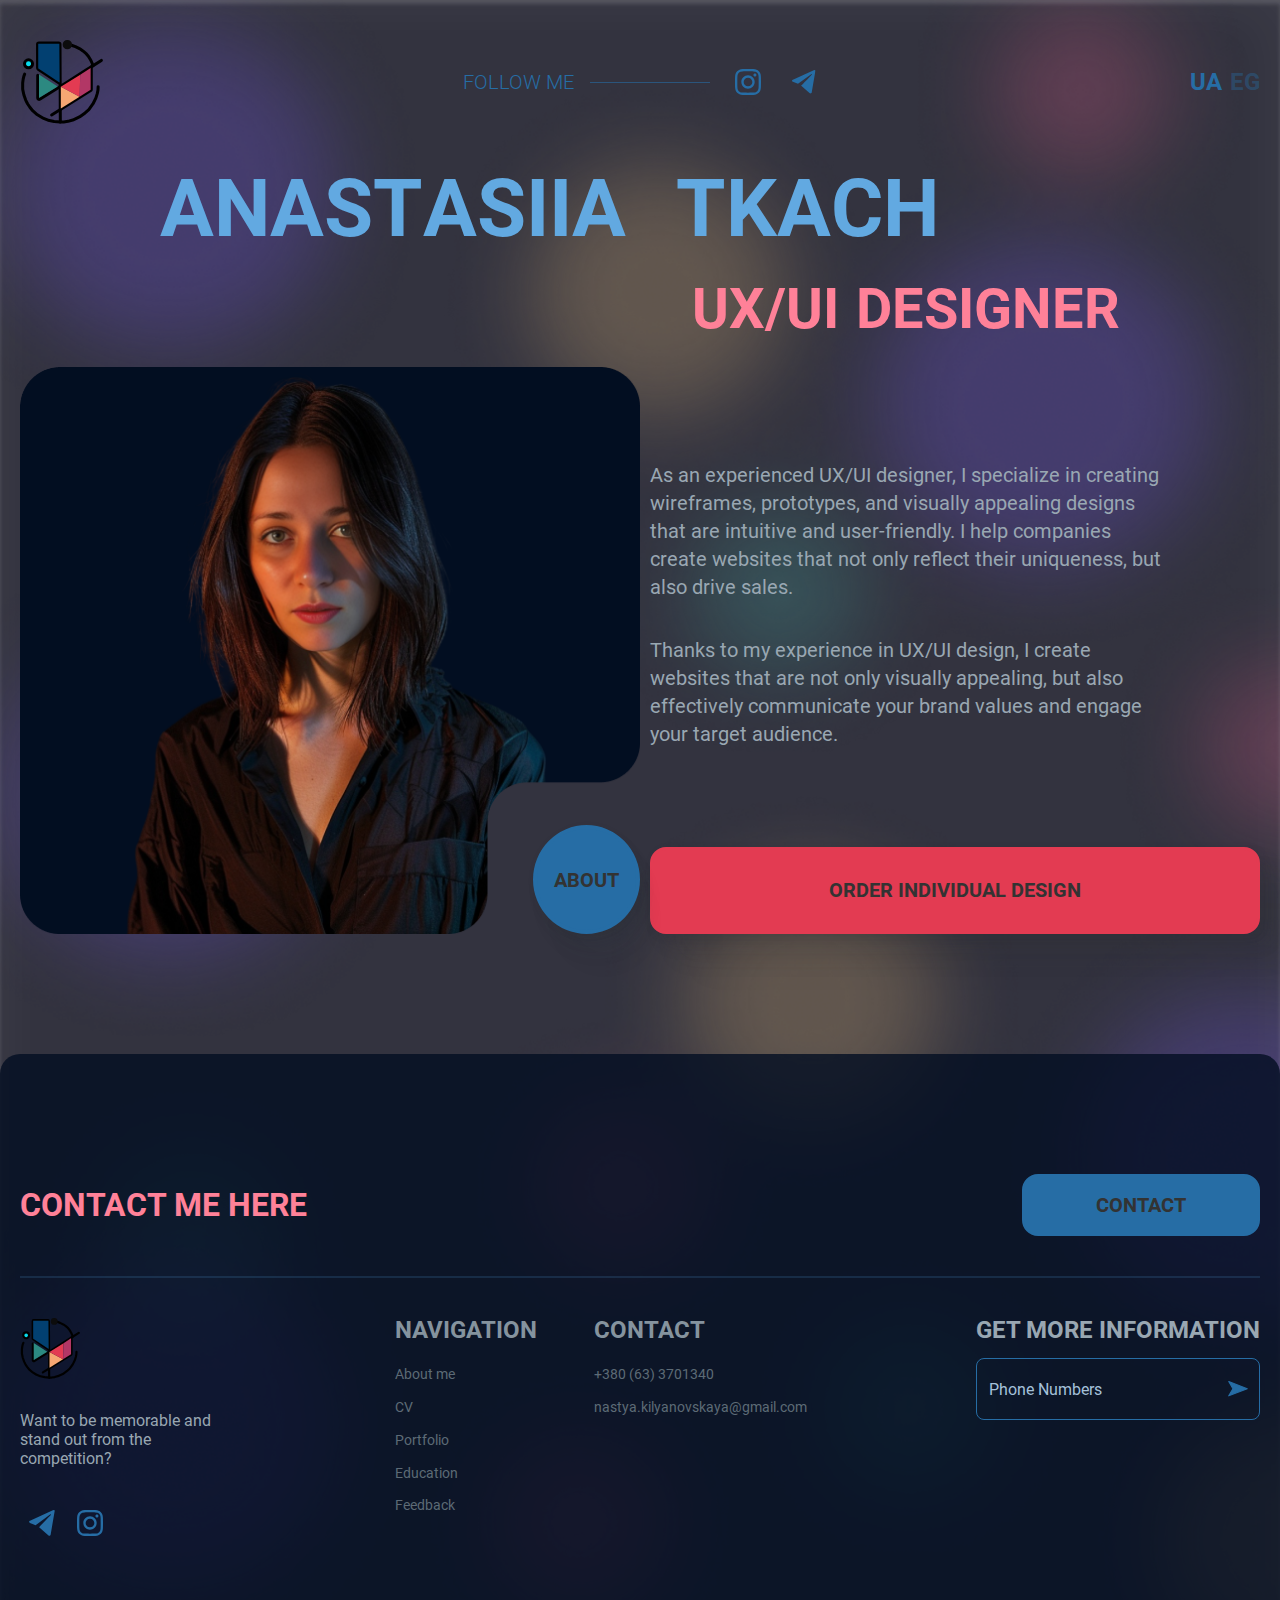
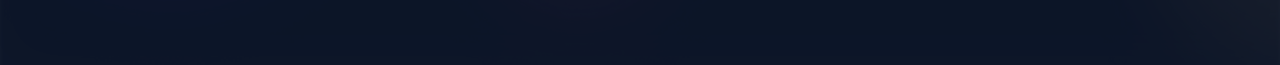
<file: index.html>
<!DOCTYPE html>
<html lang="ru">

<head>
    <meta charset="UTF-8">
    <meta name="theme-color" content="#188de7">
    <meta name="viewport" content="width=device-width,initial-scale=1,user-scalable=no" />
    <title>Сборка Markup</title>
    <link rel="stylesheet" type="text/css" href="style.css" />
</head>

<body>
    <div class="bg-wrap">
        <header>
            <div class="container">
                <div class="header-box">
                    <a href="#" class="logo"><img src="assets/img/logo.svg" alt="Logo"></a>

                    <div class="social-box">
                        <span>follow me</span>
                        <a href="#" class="social-icon">
                    <svg>
                        <use href="assets/img/icon-sprite.svg#icon-instagram"></use>
                    </svg>
                </a>
                        <a href="#" class="social-icon icon-tg">
                    <svg>
                        <use href="assets/img/icon-sprite.svg#icon-telegram"></use>
                    </svg>
                </a>
                    </div>

                    <div class="languages-box">
                        <button class="lang-active">ua</button>
                        <button>eg</button>
                    </div>
                </div>
            </div>
        </header>
        <main class="wrapper home">
            <section class="first-screen">
                <div class="container">
                    <div class="title-box">
                        <h1>
                <span>a</span><span>n</span><span>a</span><span>s</span><span>t</span><span>a</span><span>s</span><span>i</span><span>i</span><span
                    class="m-r-m">a</span><span>t</span><span>k</span><span>a</span><span>c</span><span>h</span>
            </h1>
                        <h2>
                <span>u</span><span>x</span><span>/</span><span>u</span><span
                    class="m-r-s">i</span><span>d</span><span>e</span><span>s</span><span>i</span><span>g</span><span>n</span><span>e</span><span>r</span>
            </h2>
                    </div>
                    <div class="row">
                        <div class="column">
                            <div class="user-photo">
                                <img src="assets/img/photo.png" alt="Photo">
                                <a href="#" class="btn-about">about <span>me</span></a>
                            </div>
                        </div>
                        <div class="column">
                            <p>As an experienced UX/UI designer, I specialize in creating wireframes, prototypes, and visually
                                appealing designs that
                                are intuitive and user-friendly. I help companies create websites that not only reflect their
                                uniqueness, but also drive
                                sales.</p>
                            <p>
                                Thanks to my experience in UX/UI design, I create websites that are not only visually appealing, but
                                also effectively
                                communicate your brand values and engage your target audience.
                            </p>
                            <button class="btn-order">order individual design</button>
                        </div>
                    </div>
                </div>
            </section>

        </main>
        <footer>
            <div class="container">
                <div class="row">
                    <h3>Contact me here</h3>
                    <button class="btn-contact">Contact</button>
                </div>
                <div class="row">
                    <div class="column footer-social">
                        <a href="#" class="logo">
					<img src="assets/img/logo.svg" alt="Logo">
				</a>
                        <span>Want to be memorable and stand out from the competition?</span>
                        <div class="social-row">
                            <a href="#" class="social-icon">
						<svg>
							<use href="assets/img/icon-sprite.svg#icon-telegram"></use>
						</svg>
					</a>
                            <a href="#" class="social-icon">
						<svg>
							<use href="assets/img/icon-sprite.svg#icon-instagram"></use>
						</svg>
					</a>
                        </div>
                    </div>
                    <div class="column menu-footer">
                        <nav class="menu">
                            <h4 class="title">navigation</h4>
                            <ul class="list">
                                <li class="list-item"><a href="#" class="list-link">About me</a></li>
                                <li class="list-item"><a href="#" class="list-link">CV</a></li>
                                <li class="list-item"><a href="#" class="list-link">Portfolio</a></li>
                                <li class="list-item"><a href="#" class="list-link">Education</a></li>
                                <li class="list-item"><a href="#" class="list-link">Feedback</a></li>
                            </ul>
                        </nav>
                        <address>
                            <h4 class="title">contact</h4>
                            <ul class="list">
                                <li class="list-item">
                                    <a href="tel:+380633701340" class="list-link">+380 (63) 3701340</a>
                                </li>
                                <li class="list-item">
                                    <a href="mailto:nastya.kilyanovskaya@gmail.com"
								class="list-link">nastya.kilyanovskaya@gmail.com</a>
                                </li>
                            </ul>
                        </address>
                    </div>
                    <div class="column more-info">
                        <h4 class="title">Get more information</h4>
                        <div class="input-box">
                            <i class="icon-arrow-right">
						<svg>
							<use href="assets/img/icon-sprite.svg#icon-arrow-right-fill"></use>
						</svg>
					</i>
                            <input type="tel" placeholder="Phone numbers">
                        </div>
                    </div>
                </div>
            </div>
        </footer>
    </div>
    <script async src="assets/js/custom.js"></script>
</body>

</html>
</file>
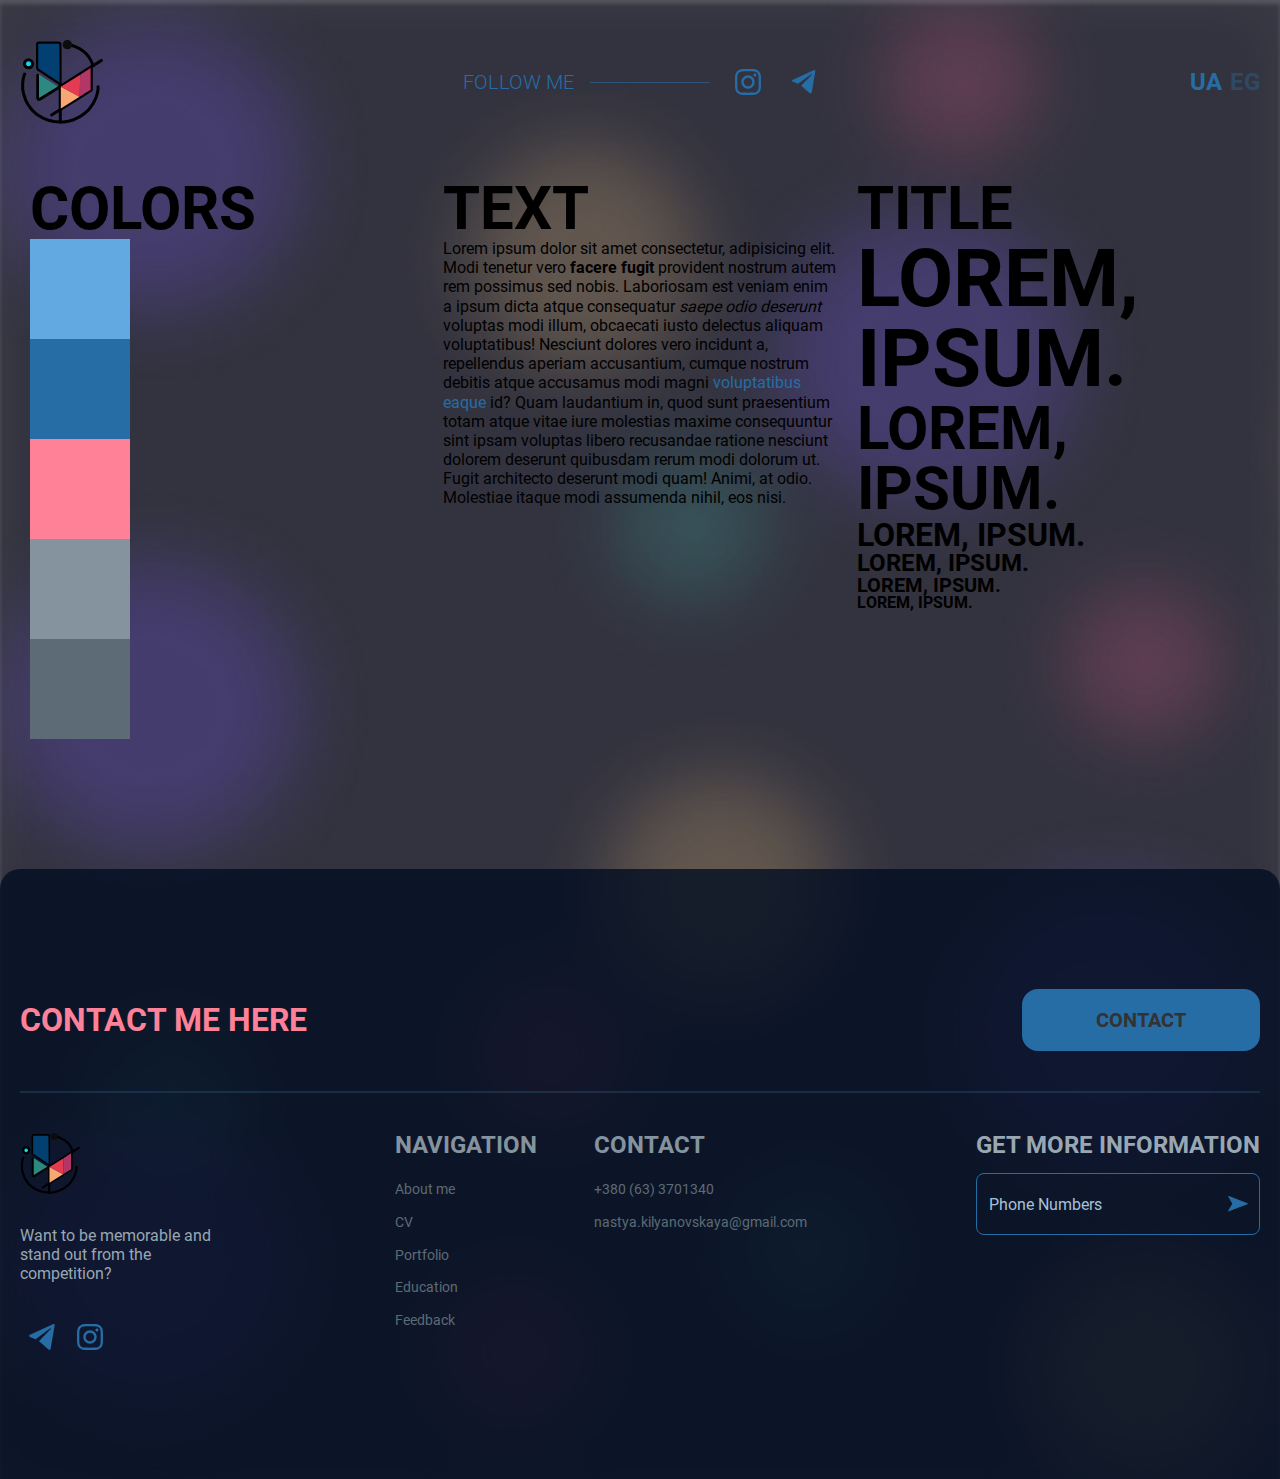
<file: markup.html>
<!DOCTYPE html>
<html lang="ru">

<head>
    <meta charset="UTF-8">
    <meta name="theme-color" content="#188de7">
    <meta name="viewport" content="width=device-width,initial-scale=1,user-scalable=no" />
    <title>Сборка Markup</title>
    <link rel="stylesheet" type="text/css" href="style.css" />
</head>

<body>
    <div class="bg-wrap">
        <header>
            <div class="container">
                <div class="header-box">
                    <a href="#" class="logo"><img src="assets/img/logo.svg" alt="Logo"></a>

                    <div class="social-box">
                        <span>follow me</span>
                        <a href="#" class="social-icon">
                    <svg>
                        <use href="assets/img/icon-sprite.svg#icon-instagram"></use>
                    </svg>
                </a>
                        <a href="#" class="social-icon icon-tg">
                    <svg>
                        <use href="assets/img/icon-sprite.svg#icon-telegram"></use>
                    </svg>
                </a>
                    </div>

                    <div class="languages-box">
                        <button class="lang-active">ua</button>
                        <button>eg</button>
                    </div>
                </div>
            </div>
        </header>
        <main>
            <section class="markup">
                <div class="container">
                    <div class="markup-box">
                        <h2>Colors</h2>
                        <div class="color-box" style="background-color: #62a9e1;"></div>
                        <div class="color-box" style="background-color: #266da5;"></div>
                        <div class="color-box" style="background-color: #ff8198;"></div>
                        <div class="color-box" style="background-color: #85939e;"></div>
                        <div class="color-box" style="background-color: #5d6b76;"></div>
                    </div>
                    <div class="markup-box">
                        <h2>Text</h2>
                        <p>Lorem ipsum dolor sit amet consectetur, adipisicing elit. Modi tenetur vero <b>facere fugit</b>
                            provident
                            nostrum autem rem possimus sed nobis. Laboriosam est veniam enim a ipsum dicta atque consequatur
                            <i>saepe odio deserunt</i> voluptas modi illum, obcaecati iusto delectus aliquam voluptatibus!
                            Nesciunt
                            dolores vero incidunt a, repellendus aperiam accusantium, cumque nostrum debitis atque accusamus
                            modi magni <a href="#">voluptatibus eaque</a> id? Quam laudantium in, quod sunt praesentium totam
                            atque vitae iure
                            molestias maxime consequuntur sint ipsam voluptas libero recusandae ratione nesciunt dolorem
                            deserunt quibusdam rerum modi dolorum ut. Fugit architecto deserunt modi quam! Animi, at odio.
                            Molestiae itaque modi assumenda nihil, eos nisi.
                        </p>
                    </div>
                    <div class="markup-box">
                        <h2>Title</h2>
                        <h1>Lorem, ipsum.</h1>
                        <h2>Lorem, ipsum.</h2>
                        <h3>Lorem, ipsum.</h3>
                        <h4>Lorem, ipsum.</h4>
                        <h5>Lorem, ipsum.</h5>
                        <h6>Lorem, ipsum.</h6>
                    </div>
                </div>
            </section>
        </main>
        <footer>
            <div class="container">
                <div class="row">
                    <h3>Contact me here</h3>
                    <button class="btn-contact">Contact</button>
                </div>
                <div class="row">
                    <div class="column footer-social">
                        <a href="#" class="logo">
					<img src="assets/img/logo.svg" alt="Logo">
				</a>
                        <span>Want to be memorable and stand out from the competition?</span>
                        <div class="social-row">
                            <a href="#" class="social-icon">
						<svg>
							<use href="assets/img/icon-sprite.svg#icon-telegram"></use>
						</svg>
					</a>
                            <a href="#" class="social-icon">
						<svg>
							<use href="assets/img/icon-sprite.svg#icon-instagram"></use>
						</svg>
					</a>
                        </div>
                    </div>
                    <div class="column menu-footer">
                        <nav class="menu">
                            <h4 class="title">navigation</h4>
                            <ul class="list">
                                <li class="list-item"><a href="#" class="list-link">About me</a></li>
                                <li class="list-item"><a href="#" class="list-link">CV</a></li>
                                <li class="list-item"><a href="#" class="list-link">Portfolio</a></li>
                                <li class="list-item"><a href="#" class="list-link">Education</a></li>
                                <li class="list-item"><a href="#" class="list-link">Feedback</a></li>
                            </ul>
                        </nav>
                        <address>
                            <h4 class="title">contact</h4>
                            <ul class="list">
                                <li class="list-item">
                                    <a href="tel:+380633701340" class="list-link">+380 (63) 3701340</a>
                                </li>
                                <li class="list-item">
                                    <a href="mailto:nastya.kilyanovskaya@gmail.com"
								class="list-link">nastya.kilyanovskaya@gmail.com</a>
                                </li>
                            </ul>
                        </address>
                    </div>
                    <div class="column more-info">
                        <h4 class="title">Get more information</h4>
                        <div class="input-box">
                            <i class="icon-arrow-right">
						<svg>
							<use href="assets/img/icon-sprite.svg#icon-arrow-right-fill"></use>
						</svg>
					</i>
                            <input type="tel" placeholder="Phone numbers">
                        </div>
                    </div>
                </div>
            </div>
        </footer>
    </div>
    <script async src="assets/js/custom.js"></script>
</body>

</html>
</file>
<file: style.css>
/*
Theme Name: CustomTheme
Theme URI: https://wordpress.org/themes/CustomTheme/
Author: the Rost team
Author URI: http://rost.com.ua/
Description: CustomTheme brings your site to life with immersive featured images and subtle animations. Our default theme works great in many languages, for any abilities, and on any device.
Version: 1.0
License: GNU General Public License v2 or later
License URI: http://www.gnu.org/licenses/gpl-2.0.html
Text Domain: CustomTheme
Tags: custom-colors, custom-header, custom-menu, custom-logo, editor-style, featured-images, footer-widgets, post-formats
This theme, like WordPress, is licensed under the GPL.
Use it to make something cool, have fun, and share what you've learned with others.
*/
@font-face {
  font-family: "Roboto";
  src: url("./assets/fonts/Roboto-Light.woff") format("woff"), url("./assets/fonts/Roboto-Light.ttf") format("truetype");
  font-weight: 300;
  font-style: normal;
  font-display: swap;
}
@font-face {
  font-family: "Roboto";
  src: url("./assets/fonts/Roboto-Regular.woff") format("woff"), url("./assets/fonts/Roboto-Regular.ttf") format("truetype");
  font-weight: 400;
  font-style: normal;
  font-display: swap;
}
@font-face {
  font-family: "Roboto";
  src: url("./assets/fonts/Roboto-Bold.woff") format("woff"), url("./assets/fonts/Roboto-Bold.ttf") format("truetype");
  font-weight: 700;
  font-style: normal;
  font-display: swap;
}
/* Reset and base styles  */
* {
  padding: 0px;
  margin: 0px;
  border: none;
}

*,
*::before,
*::after {
  box-sizing: border-box;
}

/* Links */
a,
a:link,
a:visited {
  text-decoration: none;
}

a:hover {
  text-decoration: none;
}

/* Common */
aside,
nav,
footer,
header,
section,
main {
  display: block;
}

h1,
h2,
h3,
h4,
h5,
h6,
p {
  font-size: inherit;
  font-weight: inherit;
}

ul,
ul li {
  list-style: none;
}

img {
  vertical-align: top;
}

img,
svg {
  max-width: 100%;
  height: auto;
}

address {
  font-style: normal;
}

/* Form */
input,
textarea,
button,
select {
  font-family: inherit;
  font-size: inherit;
  color: inherit;
  background-color: transparent;
}

input::-ms-clear {
  display: none;
}

button,
input[type=submit] {
  display: inline-block;
  box-shadow: none;
  background-color: transparent;
  background: none;
  cursor: pointer;
}

input:focus,
input:active,
button:focus,
button:active {
  outline: none;
}

button::-moz-focus-inner {
  padding: 0;
  border: 0;
}

label {
  cursor: pointer;
}

legend {
  display: block;
}

html,
body {
  font-family: "Roboto", sans-serif;
  font-size: 16px;
  line-height: 1.2;
}

.bg-wrap {
  display: flex;
  flex-direction: column;
  min-height: 100vh;
  box-shadow: inset 0 0 60px 0 rgba(255, 255, 255, 0.05), inset 0 4px 4px 0 rgba(255, 255, 255, 0.15);
  background: url(assets/img/background.png), hsla(240, 100%, 3%, 0.8);
  background-repeat: no-repeat;
  background-size: cover;
}

.container {
  max-width: 1312px;
  width: 100%;
  padding: 0 20px;
  margin: 0 auto;
}

h1,
.h1,
h2,
.h2,
h3,
.h3,
h4,
.h4,
h5,
.h5,
h6,
.h6 {
  text-transform: uppercase;
  line-height: 1;
  font-weight: 700;
}

h1,
.h1 {
  font-size: 80px;
}

h2,
.h2 {
  font-size: 60px;
}

h3,
.h3 {
  font-size: 32px;
}

h4,
.h4 {
  font-size: 24px;
}

h5,
.h5 {
  font-size: 20px;
}

h6,
.h6 {
  font-size: 16px;
}

p a {
  color: #266da5;
}
p a:hover {
  text-decoration: underline;
}

.m-r-m {
  margin-right: 50px;
}

@media screen and (max-width: 964px) {
  .m-r-m {
    margin-right: 37px;
  }
}
@media screen and (max-width: 660px) {
  .m-r-m {
    margin-right: 22px;
  }
}
@media screen and (max-width: 479px) {
  .m-r-m {
    margin-right: 16px;
  }
}
.m-r-s {
  margin-right: 17px;
}

@media screen and (max-width: 964px) {
  .m-r-s {
    margin-right: 12px;
  }
}
@media screen and (max-width: 660px) {
  .m-r-s {
    margin-right: 7px;
  }
}
@media screen and (max-width: 479px) {
  .m-r-s {
    margin-right: 5px;
  }
}
section {
  margin-bottom: 120px;
}

.btn-contact {
  padding: 17px 72px;
  border-radius: 16px;
  border: 2px solid #266da5;
  background-color: #266da5;
  font-size: 20px;
  font-weight: 700;
  color: #333;
  text-transform: uppercase;
  position: relative;
  overflow: hidden;
  transition: all 0.45s ease-Out;
  z-index: 2;
  display: flex;
  justify-content: center;
  align-items: center;
}
.btn-contact::after {
  content: "";
  display: block;
  width: 50px;
  height: 50px;
  line-height: 31px;
  border-radius: 50%;
  background-color: #62a9e1;
  position: absolute;
  opacity: 0;
  transition: all 0.5s ease-Out;
  z-index: -1;
}
.btn-contact:hover::after {
  width: 500px;
  height: 500px;
  opacity: 1;
}
.btn-contact:active {
  color: #a5c1da;
  border-color: #003b73;
}
.btn-contact:active::after {
  background-color: #003b73;
}

@media screen and (max-width: 660px) {
  .btn-contact {
    padding: 12.5px 43.5px;
    font-size: 16px;
  }
}
@media screen and (max-width: 360px) {
  .btn-contact {
    padding: 12px 28px;
    font-size: 14px;
  }
  .btn-contact::after {
    width: 10px;
    height: 10px;
  }
}
.btn-about {
  padding: 54.5px 16.5px;
  box-shadow: 1px 2px 6px 0 rgba(49, 50, 51, 0.1), 5px 10px 11px 0 rgba(49, 50, 51, 0.09), 10px 22px 15px 0 rgba(49, 50, 51, 0.05), 18px 40px 17px 0 rgba(49, 50, 51, 0.01), 28px 62px 19px 0 rgba(49, 50, 51, 0);
  background: #266da5;
  border: 4px solid #266da5;
  border-radius: 50%;
  font-size: 20px;
  font-weight: 700;
  text-transform: uppercase;
  text-align: center;
  color: #333;
  transition: 0.3s all ease;
  display: flex;
  gap: 6px;
  justify-content: center;
  align-items: center;
  position: absolute;
  right: 0;
  bottom: 0;
  z-index: 1;
}
.btn-about::after {
  content: "";
  position: absolute;
  width: 0;
  height: 0;
  background-color: #62a9e1;
  border-radius: 50%;
  z-index: -1;
  transition: 0.3s all ease;
}
.btn-about:hover:after {
  width: 98%;
  height: 98%;
}

@media screen and (max-width: 1280px) {
  .btn-about {
    padding: 38.5px 17px;
  }
  .btn-about span {
    display: none;
  }
}
@media screen and (max-width: 964px) {
  .btn-about {
    padding: 54.5px 33px;
  }
}
@media screen and (max-width: 660px) {
  .btn-about {
    padding: 38.5px 17px;
  }
}
@media screen and (max-width: 500px) {
  .btn-about {
    padding: 30px 13px;
    font-size: 16px;
  }
}
@media screen and (max-width: 400px) {
  .btn-about {
    padding: 22px 7px;
    font-size: 14px;
  }
}
.btn-order {
  font-weight: 700;
  font-size: 20px;
  text-transform: uppercase;
  color: #333;
  box-shadow: 3px 3px 9px 0 rgba(49, 50, 51, 0.15), 11px 12px 16px 0 rgba(49, 50, 51, 0.13), 25px 26px 21px 0 rgba(49, 50, 51, 0.08), 44px 46px 25px 0 rgba(49, 50, 51, 0.02), 69px 72px 28px 0 rgba(49, 50, 51, 0);
  background: #e33b52;
  border: 3px solid #e33b52;
  display: block;
  width: 100%;
  padding-top: 28px;
  padding-bottom: 29px;
  border-radius: 16px;
  margin-top: 99px;
  transition: 0.3s all ease;
}
.btn-order:hover {
  color: #e33b52;
  background-color: transparent;
}

@media screen and (max-width: 1000px) {
  .btn-order {
    margin-top: 84px;
    padding-top: 12px;
    padding-bottom: 13px;
    font-size: 16px;
  }
}
@media screen and (max-width: 964px) {
  .btn-order {
    width: initial;
    padding: 28px 186px 29px;
    margin: 0 auto;
  }
}
@media screen and (max-width: 660px) {
  .btn-order {
    padding: 12px 0 13px;
    width: 100%;
    font-size: 16px;
  }
}
.markup .container {
  display: flex;
}
.markup .markup-box {
  max-width: 424px;
  width: 100%;
  padding: 10px;
}
.markup .color-box {
  width: 100px;
  height: 100px;
}

header {
  padding: 40px 0 45px 0;
}
header .container {
  position: relative;
}
header .logo {
  width: 83px;
  min-height: 84px;
  align-self: flex-start;
}

.header-box {
  display: flex;
  justify-content: space-between;
}

.social-box {
  display: flex;
  align-items: center;
  gap: 16px;
  transform: rotate(90deg);
  position: absolute;
  right: -150px;
  bottom: -330px;
  z-index: 1;
}
.social-box span {
  font-weight: 300;
  font-size: 20px;
  text-transform: uppercase;
  color: #266da5;
  display: flex;
  align-items: center;
  gap: 16px;
  cursor: default;
}
.social-box span::after {
  content: "";
  display: inline-block;
  width: 120px;
  height: 1px;
  background-color: rgba(38, 109, 165, 0.6);
}

.social-icon {
  display: inline-block;
  width: 44px;
  height: 44px;
  padding: 8px;
  border: 1px solid transparent;
  border-radius: 50px;
  transition: 0.3s all linear;
  transform: rotate(-90deg);
}
.social-icon svg {
  height: 100%;
  fill: #266da5;
}
.social-icon:hover {
  border-color: #62a9e1;
}
.social-icon:hover svg {
  fill: #62a9e1;
}

.icon-tg {
  padding: 9px 13.3px 9.3px 5px;
}

.languages-box {
  display: flex;
  align-self: flex-start;
  gap: 8px;
}
.languages-box button {
  text-transform: uppercase;
  font-weight: 700;
  color: rgba(38, 109, 165, 0.4);
  font-size: 24px;
}
.languages-box .lang-active {
  color: #266da5;
}

@media screen and (max-width: 1280px) {
  .social-box {
    position: relative;
    inset: 0;
    transform: rotate(0deg);
  }
  .social-icon {
    transform: rotate(0);
  }
  .languages-box {
    align-self: center;
  }
}
@media screen and (max-width: 600px) {
  header {
    padding: 20px 0 37px 0;
  }
  header .logo {
    max-width: 44px;
    min-height: 44px;
  }
  .social-box {
    gap: 12px;
  }
  .social-box span::after {
    display: none;
  }
}
@media screen and (max-width: 480px) {
  .social-box span {
    font-size: 16px;
  }
}
@media screen and (max-width: 376px) {
  header {
    padding: 20px 0;
  }
  .social-box span {
    display: none;
  }
}
.first-screen .container {
  position: relative;
}
.first-screen .title-box {
  position: absolute;
  max-width: 948px;
  width: 100%;
  top: -100px;
  right: 20px;
}
.first-screen h1,
.first-screen .h1 {
  color: #62a9e1;
  margin-bottom: 32px;
}
.first-screen h2,
.first-screen .h2 {
  font-size: 56px;
  color: #ff8198;
  justify-content: end;
}
.first-screen h1,
.first-screen .h1,
.first-screen h2,
.first-screen .h2 {
  display: flex;
}
.first-screen h1 span,
.first-screen .h1 span,
.first-screen h2 span,
.first-screen .h2 span {
  transition: 0.4s all ease-in-out;
}
.first-screen h1 span:hover,
.first-screen .h1 span:hover,
.first-screen h2 span:hover,
.first-screen .h2 span:hover {
  margin-top: -20px;
}
.first-screen .row {
  display: flex;
  justify-content: space-between;
  align-items: end;
}
.first-screen .column {
  flex-basis: 624px;
}
.first-screen .user-photo {
  max-width: 624px;
  width: 100%;
  position: relative;
  max-height: 571px;
  height: 100%;
}
.first-screen .user-photo img {
  mask-image: url("assets/img/photo.png");
  mask-repeat: no-repeat;
  width: 100%;
}
.first-screen p {
  font-size: 20px;
  line-height: 1.4;
  color: #99a7b2;
  margin-bottom: 35px;
  max-width: 515px;
}

@media screen and (max-width: 1310px) {
  .first-screen .column:last-child {
    padding-left: 10px;
  }
}
@media screen and (max-width: 1280px) {
  .first-screen .title-box {
    position: relative;
    inset: 0;
    max-width: 960px;
    margin: 0 auto 30px;
  }
  .first-screen .column:first-child {
    align-self: flex-start;
  }
}
@media screen and (max-width: 964px) {
  .first-screen .row {
    flex-direction: column;
    align-items: start;
    gap: 20px;
  }
  .first-screen .column {
    flex-basis: initial;
  }
  .first-screen .column:last-child {
    padding-left: 0;
  }
  .first-screen .column:first-child {
    align-self: center;
  }
  .first-screen .title-box {
    max-width: 100%;
  }
  .first-screen h1,
  .first-screen .h1 {
    font-size: 60px;
    margin-bottom: 24px;
  }
  .first-screen h2,
  .first-screen .h2 {
    font-size: 42px;
  }
  .first-screen .user-photo {
    margin: 0 auto;
  }
  .first-screen p {
    max-width: 100%;
  }
  .first-screen p:last-of-type {
    margin-bottom: 20px;
  }
}
@media screen and (max-width: 660px) {
  .first-screen h1,
  .first-screen .h1 {
    font-size: 36px;
  }
  .first-screen h2,
  .first-screen .h2 {
    font-size: 25px;
  }
}
@media screen and (max-width: 479px) {
  .first-screen h1,
  .first-screen .h1 {
    font-size: 26px;
    margin-bottom: 12px;
  }
  .first-screen h2,
  .first-screen .h2 {
    font-size: 18px;
  }
}
.container-grid {
  display: grid;
  grid-template-columns: 1fr 1fr 1fr 1fr 1fr 1fr 1fr 1fr 1fr 1fr 1fr 1fr;
  grid-template-rows: 1fr 1fr 1fr 1fr;
  gap: 24px 24px;
  grid-auto-flow: row;
  grid-template-areas: "CV CV portfolio portfolio portfolio portfolio . . feedback feedback education education" "CV CV portfolio portfolio portfolio portfolio . . contacts contacts contacts contacts" "tools tools skills skills discuss discuss discuss discuss contacts contacts contacts contacts" "tools tools skills skills discuss discuss discuss discuss Services Services Services Services";
}

.CV {
  grid-area: CV;
  background: #020e21;
  min-height: 100px;
}

.portfolio {
  grid-area: portfolio;
  background: #020e21;
  min-height: 100px;
}

.feedback {
  grid-area: feedback;
  background: #020e21;
  min-height: 100px;
}

.education {
  grid-area: education;
  background: #020e21;
  min-height: 100px;
}

.contacts {
  grid-area: contacts;
  background: #020e21;
  min-height: 100px;
}

.tools {
  grid-area: tools;
  background: #020e21;
  min-height: 100px;
}

.skills {
  grid-area: skills;
  background: #020e21;
  min-height: 100px;
}

.discuss {
  grid-area: discuss;
  background: #020e21;
  min-height: 100px;
}

.Services {
  grid-area: Services;
  background: #020e21;
  min-height: 100px;
}

footer {
  padding: 120px 0;
  margin-top: auto;
  background: rgba(2, 14, 34, 0.8);
  border-radius: 20px 20px 0 0;
}
footer .row {
  display: flex;
  justify-content: space-between;
}
footer .row:not(:last-child) {
  border-bottom: 2px solid rgba(68, 139, 195, 0.2);
  padding-bottom: 40px;
  margin-bottom: 40px;
  align-items: center;
}
footer .row:last-child {
  flex-wrap: wrap;
  row-gap: 20px;
}
footer h3,
footer .h3 {
  color: #ff8198;
}
footer .title {
  color: #85939e;
  margin-bottom: 24px;
}
footer .footer-social {
  display: flex;
  flex-direction: column;
  gap: 32px;
  max-width: 515px;
}
footer .footer-social .logo {
  max-width: 60px;
  width: 100%;
}
footer .footer-social span {
  font-size: 20px;
  color: #99a7b2;
  line-height: 1.4;
}
footer .footer-social .social-icon {
  transform: rotate(0);
}
footer .menu-footer {
  display: flex;
  max-width: 408px;
}
footer .menu {
  margin-right: 57px;
}
footer .list {
  font-size: 14px;
  display: flex;
  flex-direction: column;
  gap: 16px;
  overflow: hidden;
  padding-bottom: 1px;
}
footer .list-link {
  color: #5d6b76;
  position: relative;
}
footer .list-link::after {
  content: "";
  display: block;
  position: absolute;
  width: 105%;
  height: 1px;
  background-color: #266da5;
  left: -110%;
  transition: 0.2s all ease-out;
}
footer .list-link:hover::after {
  left: 0;
}
footer .more-info {
  max-width: 300px;
}
footer .more-info .title {
  color: #99a7b2;
  margin-bottom: 16px;
}
footer .input-box {
  position: relative;
}
footer input {
  border: 1px solid #266da5;
  border-radius: 8px;
  padding: 20.5px 12px;
  color: #a5c1da;
  width: 100%;
}
footer input::placeholder {
  font-size: 16px;
  text-transform: capitalize;
  color: inherit;
}
footer .icon-arrow-right {
  fill: #266da5;
  stroke-width: 1px;
  stroke: #266da5;
  width: 20px;
  height: 20px;
  display: inline-block;
  position: absolute;
  right: 12px;
  top: 50%;
  transform: translateY(-50%);
}
footer .icon-arrow-right svg {
  height: 100%;
}

@media screen and (max-width: 1280px) {
  footer .footer-social {
    max-width: 202px;
  }
  footer .footer-social span {
    font-size: 16px;
    line-height: 1.2;
  }
}
@media screen and (max-width: 660px) {
  footer {
    padding: 40px 0;
  }
  footer .row:last-child {
    flex-direction: column;
  }
  footer h3,
  footer .h3 {
    font-size: 16px;
  }
  footer .footer-social,
  footer .menu-footer {
    max-width: 100%;
  }
  footer .menu-footer {
    justify-content: space-between;
  }
}
@media screen and (max-width: 480px) {
  footer .menu-footer {
    flex-direction: column;
    gap: 40px;
  }
  footer .menu {
    margin-right: initial;
  }
}
@media screen and (max-width: 360px) {
  footer .title {
    font-size: 16px;
  }
}
/*# sourceMappingURL=style.css.map */
</file>
